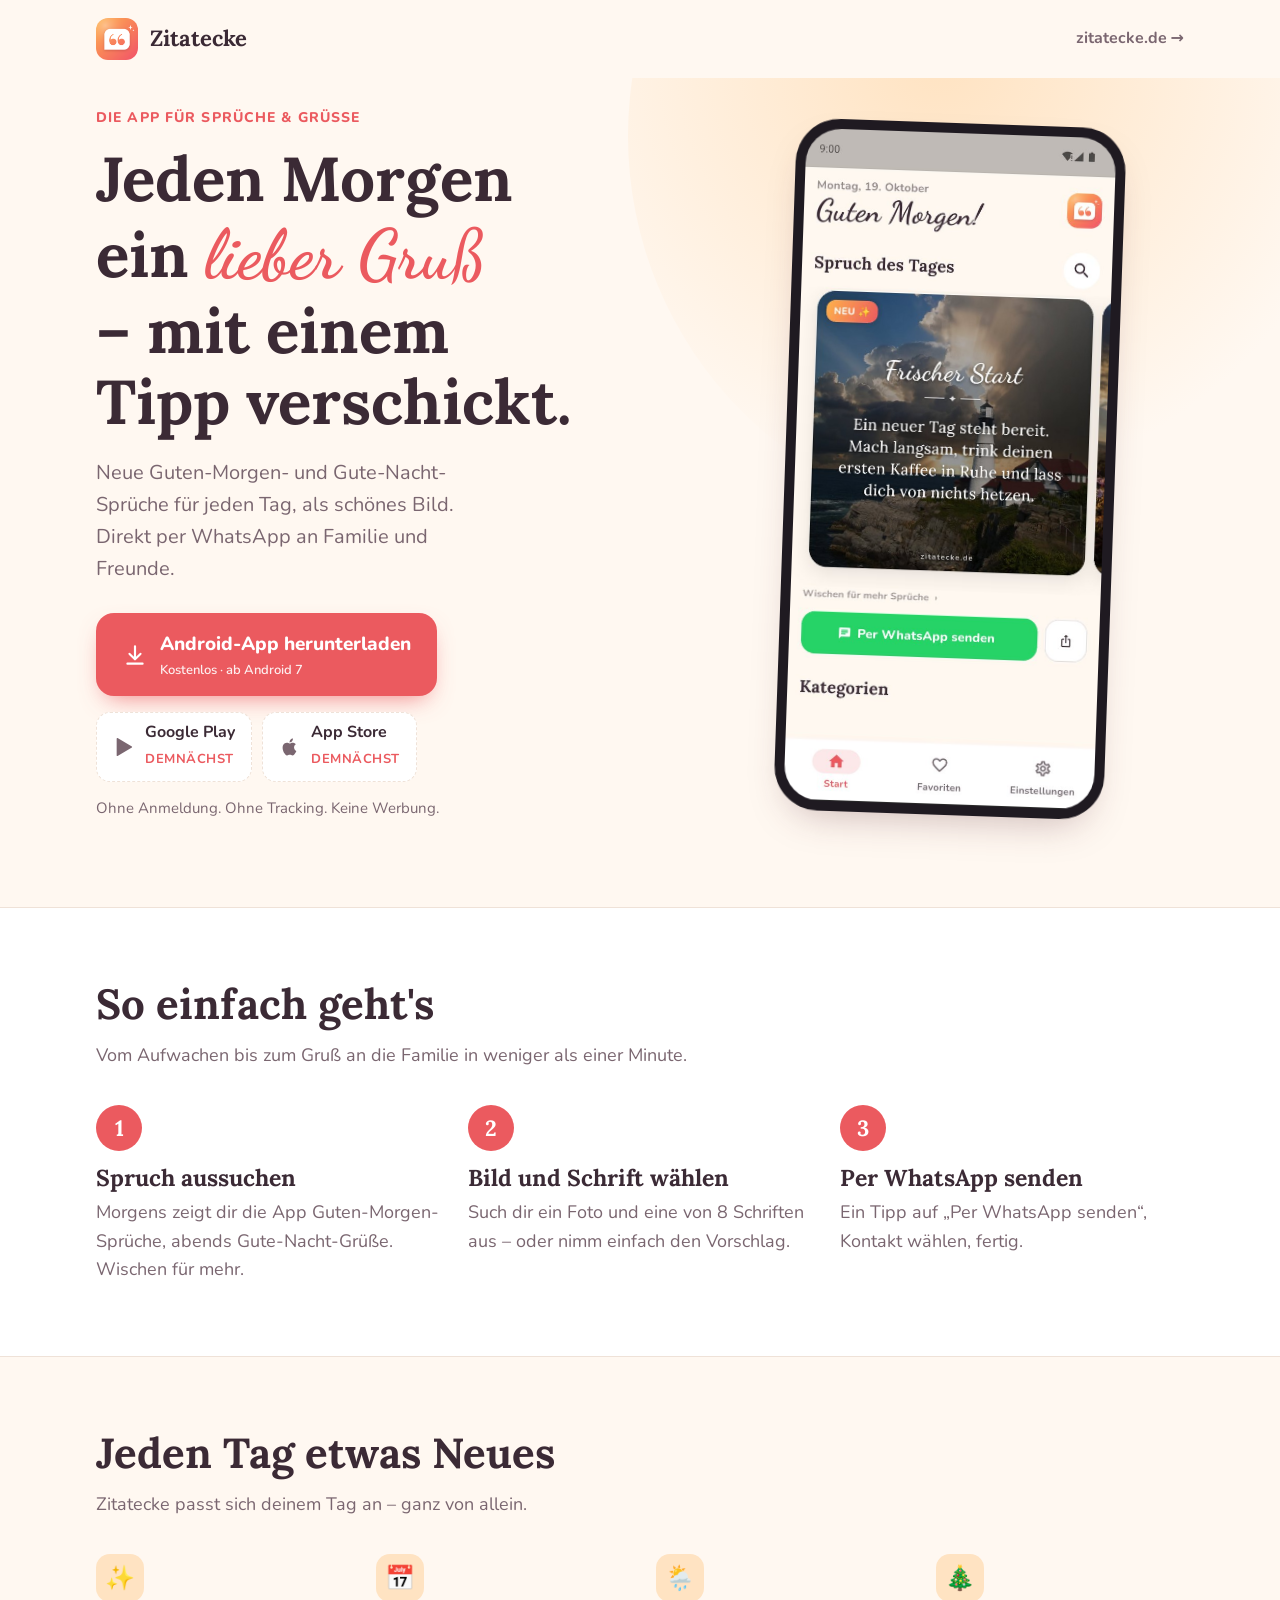
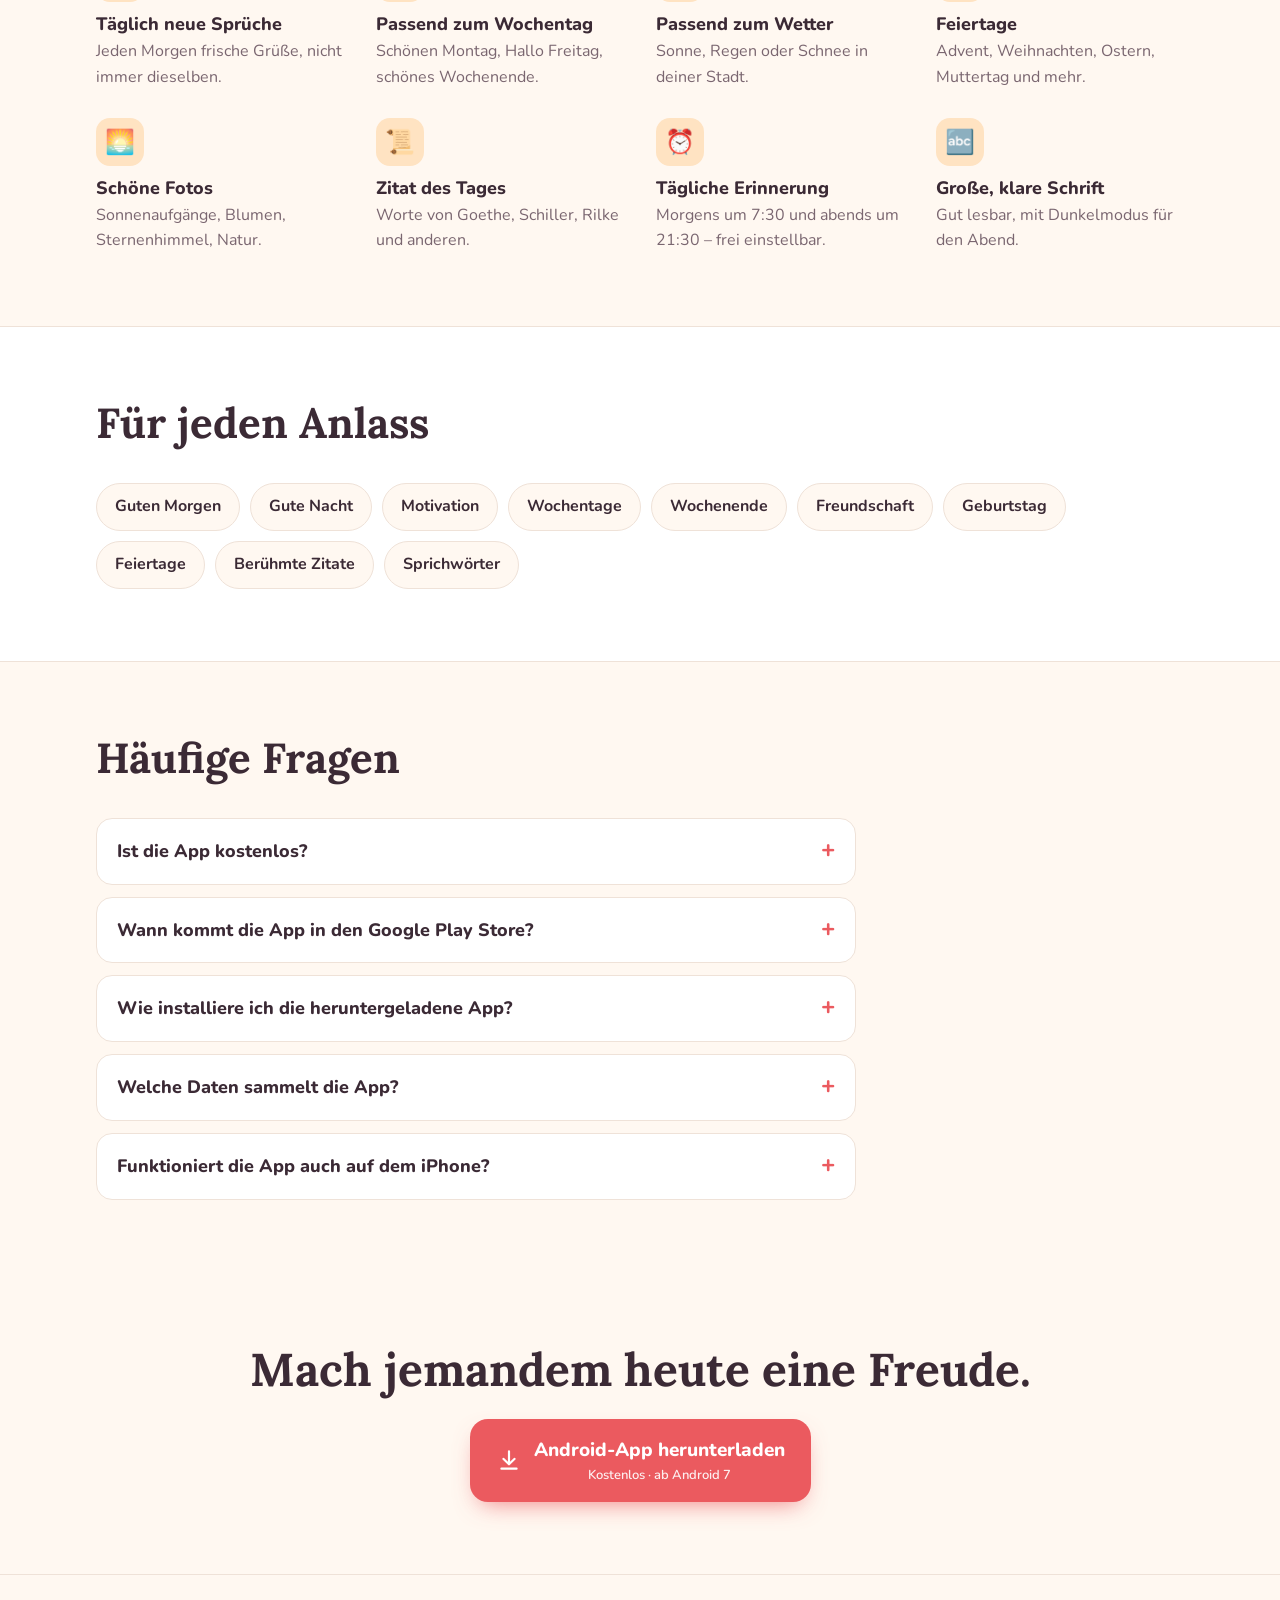
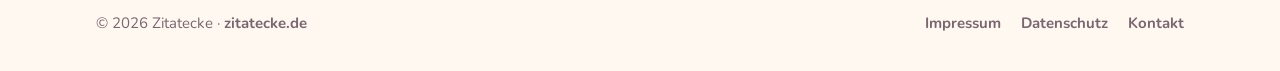
<file: site/index.html>
<!doctype html>
<html lang="de">
<head>
<meta charset="utf-8">
<meta name="viewport" content="width=device-width, initial-scale=1, viewport-fit=cover">
<title>Zitatecke App</title>
<meta name="claude:viewport-fit-sides" content="cover">
<meta name="description" content="Zitatecke: Sprüche & Grüße – jeden Tag neue Guten-Morgen- und Gute-Nacht-Sprüche als schönes Bild, mit einem Tipp per WhatsApp geteilt. Kostenlos für Android.">
<link rel="icon" href="img/logo.png">
<link rel="preconnect" href="https://fonts.googleapis.com">
<link rel="preconnect" href="https://fonts.gstatic.com" crossorigin>
<link rel="stylesheet" href="https://fonts.googleapis.com/css2?family=Lora:ital,wght@0,600;0,700;1,500&family=Nunito:wght@400;600;700;800&family=Dancing+Script:wght@700&display=swap">
<style>
/* Layout: warmer Morgen-Verlauf oben, Hero = Text links + Handy mit WhatsApp-Chat rechts;
   darunter ruhige Abschnitte auf Creme, große Schrift für ältere Leser. */
:root{
  --bg:#FFF8F1; --surface:#FFFFFF; --ink:#3B2A35; --muted:#7A6670; --line:#EFE2D8;
  --coral:#EB5A5F; --amber:#FFB24C; --sun:#FFE3C2; --chat:#EAE3DA; --bubble-in:#FFFFFF; --bubble-out:#D9FDD3;
  --shadow:0 18px 40px -18px rgba(90,40,50,.35);
  --display:"Lora",Georgia,"Times New Roman",serif;
  --body:"Nunito",system-ui,-apple-system,"Segoe UI",Roboto,sans-serif;
  --script:"Dancing Script","Brush Script MT",cursive;
}
@media (prefers-color-scheme:dark){:root:not([data-theme="light"]){
  --bg:#171318; --surface:#231D25; --ink:#F3EBEF; --muted:#B7A9B1; --line:#352C38;
  --sun:#3A2620; --chat:#1E1A20; --bubble-in:#2C252F; --bubble-out:#24402F;
  --shadow:0 18px 40px -18px rgba(0,0,0,.7); color-scheme:dark}}
:root[data-theme="dark"]{
  --bg:#171318; --surface:#231D25; --ink:#F3EBEF; --muted:#B7A9B1; --line:#352C38;
  --sun:#3A2620; --chat:#1E1A20; --bubble-in:#2C252F; --bubble-out:#24402F;
  --shadow:0 18px 40px -18px rgba(0,0,0,.7); color-scheme:dark}

*{box-sizing:border-box}
html{scroll-behavior:smooth}
@media (prefers-reduced-motion:reduce){html{scroll-behavior:auto}*{animation:none!important;transition:none!important}}
body{margin:0;background:var(--bg);color:var(--ink);font-family:var(--body);font-size:18px;line-height:1.6;-webkit-font-smoothing:antialiased}
img{max-width:100%;display:block}
a{color:inherit}
.wrap{max-width:1120px;margin:0 auto;padding-left:max(16px,env(safe-area-inset-left,0px));padding-right:max(16px,env(safe-area-inset-right,0px))}
h1,h2,h3{font-family:var(--display);line-height:1.15;text-wrap:balance;margin:0}
:focus-visible{outline:3px solid var(--coral);outline-offset:3px;border-radius:8px}

/* Header */
header{padding-block:18px}
header .wrap{display:flex;align-items:center;justify-content:space-between;gap:16px}
.brand{display:flex;align-items:center;gap:12px;text-decoration:none;font-family:var(--display);font-weight:700;font-size:22px}
.brand img{width:42px;height:42px;border-radius:12px}
.site-link{font-weight:700;font-size:16px;color:var(--muted);text-decoration:none}
.site-link:hover{color:var(--coral)}

/* Hero */
.hero{position:relative;overflow:hidden;padding-block:24px 72px}
.hero::before{content:"";position:absolute;inset:-40% -10% auto auto;width:780px;height:780px;border-radius:50%;
  background:radial-gradient(circle at 40% 40%,var(--sun),transparent 65%);z-index:0;pointer-events:none}
.hero .wrap{position:relative;z-index:1;display:grid;grid-template-columns:1.1fr .9fr;gap:48px;align-items:center}
.hero-text{min-width:0}
.eyebrow{display:inline-block;font-weight:800;font-size:14px;letter-spacing:.08em;text-transform:uppercase;color:var(--coral);margin-bottom:14px}
.hero h1{font-size:clamp(38px,5.4vw,62px);font-weight:700}
.hero h1 em{font-family:var(--script);font-style:normal;color:var(--coral);font-weight:700;font-size:1.12em}
.lead{font-size:20px;color:var(--muted);max-width:34ch;margin:20px 0 28px}

.cta{display:flex;flex-wrap:wrap;gap:12px;align-items:center}
.btn-apk{display:inline-flex;align-items:center;gap:12px;background:var(--coral);color:#fff;text-decoration:none;
  padding:16px 26px;border-radius:18px;font-weight:800;font-size:19px;box-shadow:0 10px 24px -10px rgba(235,90,95,.8);transition:transform .15s}
.btn-apk:hover{transform:translateY(-2px)}
.btn-apk svg{width:26px;height:26px;flex:none}
.btn-apk small{display:block;font-weight:600;font-size:13px;opacity:.9}
.stores{display:flex;flex-wrap:wrap;gap:10px;margin-top:16px}
.store{display:flex;align-items:center;gap:10px;padding:10px 16px;border-radius:14px;border:1.5px dashed var(--line);
  background:var(--surface);color:var(--muted);min-width:0}
.store svg{width:22px;height:22px;flex:none;fill:currentColor}
.store b{display:block;color:var(--ink);font-size:16px;line-height:1.2}
.store span{font-size:13px;font-weight:700;letter-spacing:.04em;text-transform:uppercase;color:var(--coral)}
.note{font-size:15px;color:var(--muted);margin-top:14px}

/* Phone mit echtem Screenshot */
.phone{justify-self:center;width:min(330px,100%);border-radius:44px;padding:10px;background:#1F1A21;box-shadow:var(--shadow);transform:rotate(2deg)}
.phone img{width:100%;height:auto;aspect-ratio:600/1300;object-fit:cover;border-radius:35px}
@keyframes rise{from{transform:translateY(16px) rotate(2deg);opacity:.4}to{transform:rotate(2deg);opacity:1}}
.phone{animation:rise .7s ease-out both}

/* Sections */
section{padding-block:72px}
.sec-head{max-width:640px;margin-bottom:36px}
.sec-head h2{font-size:clamp(30px,3.6vw,42px)}
.sec-head p{color:var(--muted);margin:12px 0 0}
.alt{background:var(--surface);border-block:1px solid var(--line)}

/* Steps: echte Reihenfolge */
.steps{list-style:none;margin:0;padding:0;display:grid;grid-template-columns:repeat(3,1fr);gap:28px;counter-reset:s}
.steps li{counter-increment:s;min-width:0}
.steps li::before{content:counter(s);display:grid;place-items:center;width:46px;height:46px;border-radius:50%;
  background:var(--coral);color:#fff;font-family:var(--display);font-weight:700;font-size:22px;margin-bottom:14px}
.steps h3{font-size:23px;margin-bottom:6px}
.steps p{margin:0;color:var(--muted)}

/* Features */
.features{display:grid;grid-template-columns:repeat(4,1fr);gap:28px 32px}
.feat{min-width:0}
.feat .ic{width:48px;height:48px;border-radius:14px;display:grid;place-items:center;background:var(--sun);font-size:24px;margin-bottom:12px}
.feat h3{font-family:var(--body);font-weight:800;font-size:18px;margin-bottom:4px}
.feat p{margin:0;color:var(--muted);font-size:16px}

/* Kategorien */
.chips{display:flex;flex-wrap:wrap;gap:10px}
.chips span{padding:10px 18px;border-radius:999px;background:var(--bg);border:1px solid var(--line);font-weight:700;font-size:16px}

/* FAQ */
.faq{max-width:760px;display:grid;gap:12px}
details{background:var(--surface);border:1px solid var(--line);border-radius:16px;padding:4px 20px}
summary{cursor:pointer;font-weight:800;font-size:18px;padding-block:14px;list-style:none;display:flex;justify-content:space-between;gap:16px}
summary::after{content:"+";color:var(--coral);font-size:24px;line-height:1}
details[open] summary::after{content:"–"}
details p{margin:0 0 16px;color:var(--muted)}
details ol{margin:0 0 16px;padding-left:22px;color:var(--muted)}

/* Final CTA */
.final{text-align:center}
.final h2{font-size:clamp(30px,4vw,46px);margin-bottom:22px}
.final .cta{justify-content:center}

footer{padding-block:36px;border-top:1px solid var(--line);font-size:15px;color:var(--muted)}
footer .wrap{display:flex;flex-wrap:wrap;gap:12px 24px;justify-content:space-between;align-items:center}
footer nav{display:flex;flex-wrap:wrap;gap:8px 20px}
footer a{text-decoration:none;font-weight:700}
footer a:hover{color:var(--coral)}

@media (max-width:900px){
  .hero .wrap{grid-template-columns:1fr;gap:40px}
  .phone{transform:none;animation:none;width:min(290px,100%)}
  .features{grid-template-columns:repeat(2,1fr)}
}
@media (max-width:620px){
  body{font-size:17px}
  .steps{grid-template-columns:1fr}
  .features{grid-template-columns:1fr}
  section{padding-block:56px}
  .btn-apk{width:100%;justify-content:center}
  .store{flex:1 1 150px}
}
</style>

</head>
<body>

<header>
  <div class="wrap">
    <a class="brand" href="#top" aria-label="Zitatecke Startseite"><img src="img/logo.png" alt="" width="42" height="42">Zitatecke</a>
    <a class="site-link" href="https://zitatecke.de">zitatecke.de →</a>
  </div>
</header>

<main id="top">
  <div class="hero">
    <div class="wrap">
      <div class="hero-text">
        <span class="eyebrow">Die App für Sprüche &amp; Grüße</span>
        <h1>Jeden Morgen ein <em>lieber Gruß</em> – mit einem Tipp verschickt.</h1>
        <p class="lead">Neue Guten-Morgen- und Gute-Nacht-Sprüche für jeden Tag, als schönes Bild. Direkt per WhatsApp an Familie und Freunde.</p>
        <div class="cta">
          <a class="btn-apk" href="https://zitatecke.moezzadigital.com/download/zitatecke.apk">
            <svg viewBox="0 0 24 24" aria-hidden="true"><path fill="currentColor" d="M12 3a1 1 0 0 1 1 1v9.59l3.3-3.3a1 1 0 1 1 1.4 1.42l-5 5a1 1 0 0 1-1.4 0l-5-5a1 1 0 1 1 1.4-1.42L11 13.6V4a1 1 0 0 1 1-1Zm-7 16h14a1 1 0 1 1 0 2H5a1 1 0 1 1 0-2Z"/></svg>
            <span>Android-App herunterladen<small>Kostenlos · ab Android 7</small></span>
          </a>
        </div>
        <div class="stores" aria-label="App-Stores">
          <div class="store">
            <svg viewBox="0 0 24 24" aria-hidden="true"><path d="M4 2.8v18.4c0 .5.5.8 1 .6l15.6-9.2c.4-.3.4-.9 0-1.2L5 2.2c-.5-.3-1 .1-1 .6Z"/></svg>
            <div><b>Google Play</b><span>Demnächst</span></div>
          </div>
          <div class="store">
            <svg viewBox="0 0 24 24" aria-hidden="true"><path d="M16.4 12.6c0-2.3 1.9-3.4 2-3.5-1.1-1.6-2.8-1.8-3.4-1.8-1.4-.2-2.8.8-3.5.8-.7 0-1.8-.8-3-.8-1.5 0-3 .9-3.8 2.3-1.6 2.8-.4 7 1.2 9.3.8 1.1 1.7 2.4 2.9 2.3 1.2 0 1.6-.7 3-.7s1.8.7 3 .7c1.3 0 2.1-1.1 2.8-2.3.9-1.3 1.3-2.6 1.3-2.6s-2.5-1-2.5-3.7ZM14.2 5.8c.6-.8 1.1-1.9 1-3-.9 0-2.1.6-2.7 1.4-.6.7-1.1 1.8-1 2.9 1 .1 2.1-.5 2.7-1.3Z"/></svg>
            <div><b>App Store</b><span>Demnächst</span></div>
          </div>
        </div>
        <p class="note">Ohne Anmeldung. Ohne Tracking. Keine Werbung.</p>
      </div>

      <div class="phone">
        <img src="img/app-home.jpg" alt="Startseite der Zitatecke-App mit dem Spruch des Tages" width="600" height="1300">
      </div>
    </div>
  </div>

  <section class="alt" id="so-gehts">
    <div class="wrap">
      <div class="sec-head">
        <h2>So einfach geht's</h2>
        <p>Vom Aufwachen bis zum Gruß an die Familie in weniger als einer Minute.</p>
      </div>
      <ol class="steps">
        <li><h3>Spruch aussuchen</h3><p>Morgens zeigt dir die App Guten-Morgen-Sprüche, abends Gute-Nacht-Grüße. Wischen für mehr.</p></li>
        <li><h3>Bild und Schrift wählen</h3><p>Such dir ein Foto und eine von 8 Schriften aus – oder nimm einfach den Vorschlag.</p></li>
        <li><h3>Per WhatsApp senden</h3><p>Ein Tipp auf „Per WhatsApp senden“, Kontakt wählen, fertig.</p></li>
      </ol>
    </div>
  </section>

  <section id="funktionen">
    <div class="wrap">
      <div class="sec-head">
        <h2>Jeden Tag etwas Neues</h2>
        <p>Zitatecke passt sich deinem Tag an – ganz von allein.</p>
      </div>
      <div class="features">
        <div class="feat"><div class="ic" aria-hidden="true">✨</div><h3>Täglich neue Sprüche</h3><p>Jeden Morgen frische Grüße, nicht immer dieselben.</p></div>
        <div class="feat"><div class="ic" aria-hidden="true">📅</div><h3>Passend zum Wochentag</h3><p>Schönen Montag, Hallo Freitag, schönes Wochenende.</p></div>
        <div class="feat"><div class="ic" aria-hidden="true">🌦️</div><h3>Passend zum Wetter</h3><p>Sonne, Regen oder Schnee in deiner Stadt.</p></div>
        <div class="feat"><div class="ic" aria-hidden="true">🎄</div><h3>Feiertage</h3><p>Advent, Weihnachten, Ostern, Muttertag und mehr.</p></div>
        <div class="feat"><div class="ic" aria-hidden="true">🌅</div><h3>Schöne Fotos</h3><p>Sonnenaufgänge, Blumen, Sternenhimmel, Natur.</p></div>
        <div class="feat"><div class="ic" aria-hidden="true">📜</div><h3>Zitat des Tages</h3><p>Worte von Goethe, Schiller, Rilke und anderen.</p></div>
        <div class="feat"><div class="ic" aria-hidden="true">⏰</div><h3>Tägliche Erinnerung</h3><p>Morgens um 7:30 und abends um 21:30 – frei einstellbar.</p></div>
        <div class="feat"><div class="ic" aria-hidden="true">🔤</div><h3>Große, klare Schrift</h3><p>Gut lesbar, mit Dunkelmodus für den Abend.</p></div>
      </div>
    </div>
  </section>

  <section class="alt" id="kategorien">
    <div class="wrap">
      <div class="sec-head">
        <h2>Für jeden Anlass</h2>
      </div>
      <div class="chips">
        <span>Guten Morgen</span><span>Gute Nacht</span><span>Motivation</span><span>Wochentage</span><span>Wochenende</span>
        <span>Freundschaft</span><span>Geburtstag</span><span>Feiertage</span><span>Berühmte Zitate</span><span>Sprichwörter</span>
      </div>
    </div>
  </section>

  <section id="fragen">
    <div class="wrap">
      <div class="sec-head"><h2>Häufige Fragen</h2></div>
      <div class="faq">
        <details>
          <summary>Ist die App kostenlos?</summary>
          <p>Ja. Zitatecke ist kostenlos, ohne Anmeldung und ohne Abo.</p>
        </details>
        <details>
          <summary>Wann kommt die App in den Google Play Store?</summary>
          <p>Die App ist gerade in der Testphase bei Google Play und erscheint dort in Kürze. Eine Version für iPhone (App Store) ist geplant. Bis dahin kannst du die Android-App hier direkt herunterladen.</p>
        </details>
        <details>
          <summary>Wie installiere ich die heruntergeladene App?</summary>
          <ol>
            <li>Tippe oben auf „Android-App herunterladen“.</li>
            <li>Öffne die Datei <b>zitatecke.apk</b> in deinen Downloads.</li>
            <li>Android fragt beim ersten Mal, ob du Apps aus dieser Quelle erlaubst. Tippe auf „Einstellungen“ und erlaube es.</li>
            <li>Tippe auf „Installieren“. Fertig!</li>
          </ol>
        </details>
        <details>
          <summary>Welche Daten sammelt die App?</summary>
          <p>Keine persönlichen Daten. Favoriten und Einstellungen bleiben auf deinem Handy. Mehr dazu in der <a href="https://zitatecke.moezzadigital.com/datenschutz.html">Datenschutzerklärung</a>.</p>
        </details>
        <details>
          <summary>Funktioniert die App auch auf dem iPhone?</summary>
          <p>Noch nicht. Die iPhone-Version für den App Store ist in Planung.</p>
        </details>
      </div>
    </div>
  </section>

  <section class="final">
    <div class="wrap">
      <h2>Mach jemandem heute eine Freude.</h2>
      <div class="cta">
        <a class="btn-apk" href="https://zitatecke.moezzadigital.com/download/zitatecke.apk">
          <svg viewBox="0 0 24 24" aria-hidden="true"><path fill="currentColor" d="M12 3a1 1 0 0 1 1 1v9.59l3.3-3.3a1 1 0 1 1 1.4 1.42l-5 5a1 1 0 0 1-1.4 0l-5-5a1 1 0 1 1 1.4-1.42L11 13.6V4a1 1 0 0 1 1-1Zm-7 16h14a1 1 0 1 1 0 2H5a1 1 0 1 1 0-2Z"/></svg>
          <span>Android-App herunterladen<small>Kostenlos · ab Android 7</small></span>
        </a>
      </div>
    </div>
  </section>
</main>

<footer>
  <div class="wrap">
    <span>© 2026 Zitatecke · <a href="https://zitatecke.de">zitatecke.de</a></span>
    <nav aria-label="Rechtliches">
      <a href="https://zitatecke.moezzadigital.com/impressum.html">Impressum</a>
      <a href="https://zitatecke.moezzadigital.com/datenschutz.html">Datenschutz</a>
      <a href="mailto:zitatecke.de@gmail.com">Kontakt</a>
    </nav>
  </div>
</footer>

</body>
</html>
</file>
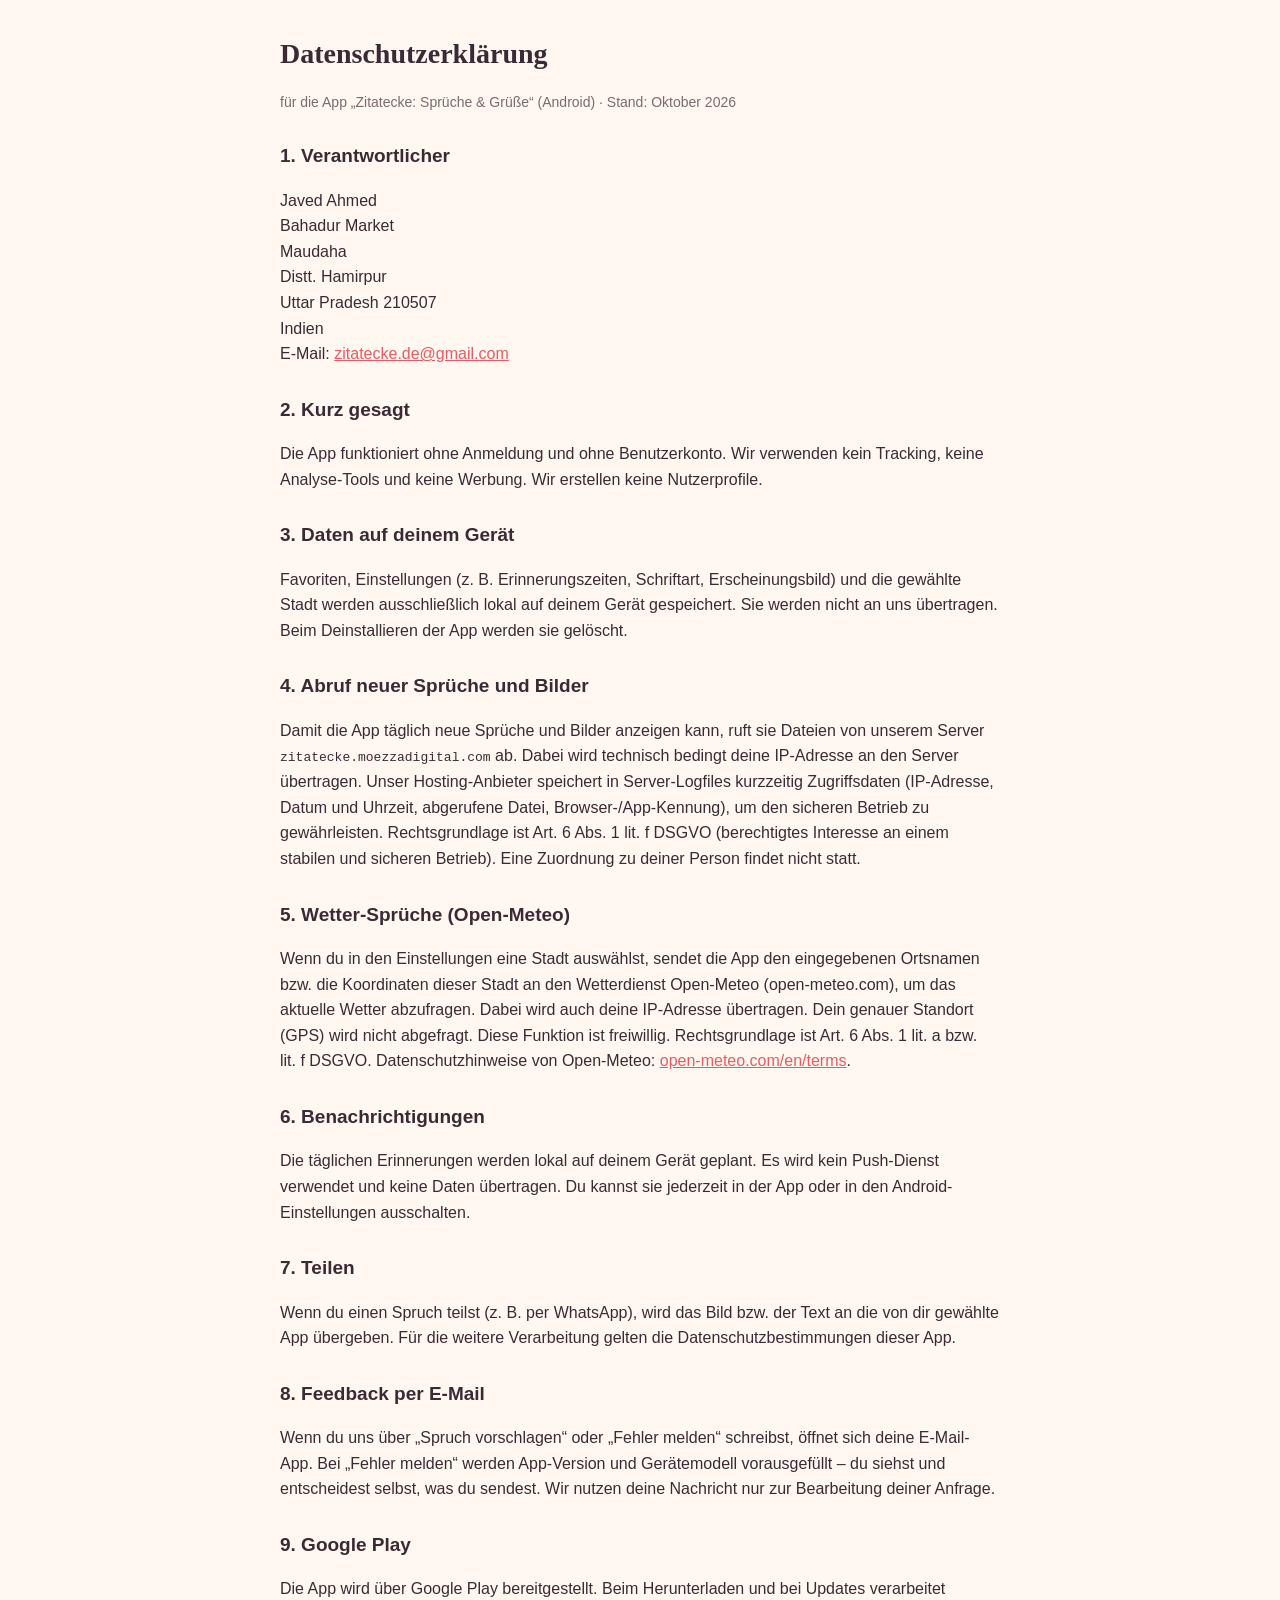
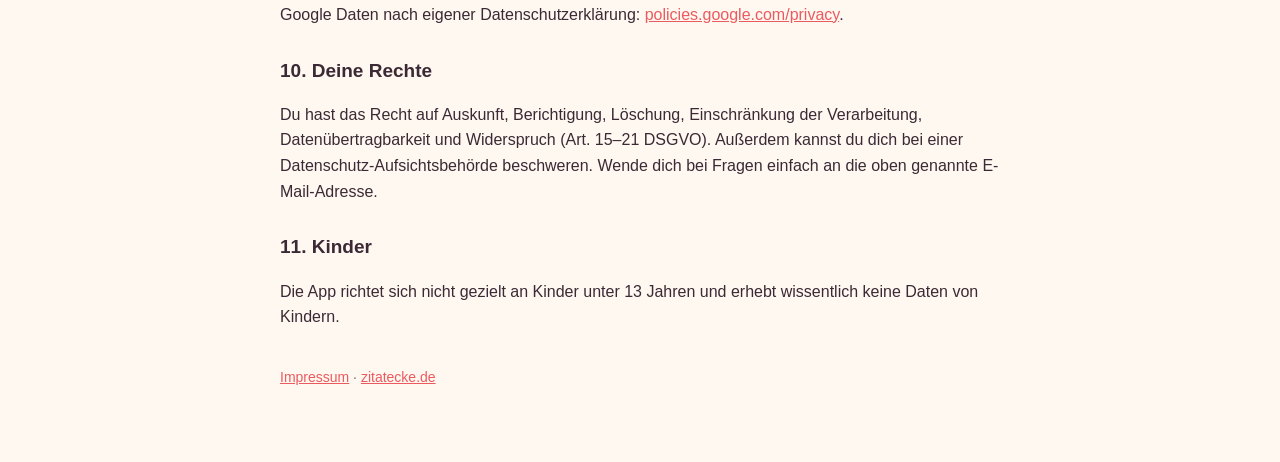
<file: site/datenschutz.html>
<!doctype html><html lang="de"><head><meta charset="utf-8"><meta name="viewport" content="width=device-width,initial-scale=1">
<title>Datenschutzerklärung – Zitatecke App</title><style>body{font-family:-apple-system,Segoe UI,Roboto,Helvetica,Arial,sans-serif;max-width:720px;margin:0 auto;padding:24px 18px 60px;line-height:1.6;color:#3B2A35;background:#FFF8F1}
h1{font-family:Georgia,serif;font-size:28px;margin:8px 0 4px}h2{font-size:19px;margin:28px 0 6px}
a{color:#EB5A5F}.muted{color:#7a6a72;font-size:14px}
@media (prefers-color-scheme:dark){body{background:#141116;color:#F3EBEF}.muted{color:#b3a6ad}}
</style></head><body>
<h1>Datenschutzerklärung</h1>
<p class="muted">für die App „Zitatecke: Sprüche &amp; Grüße“ (Android) · Stand: Oktober 2026</p>

<h2>1. Verantwortlicher</h2>
<p>Javed Ahmed<br>Bahadur Market<br>Maudaha<br>Distt. Hamirpur<br>Uttar Pradesh 210507<br>Indien<br>E-Mail: <a href="mailto:zitatecke.de@gmail.com">zitatecke.de@gmail.com</a></p>

<h2>2. Kurz gesagt</h2>
<p>Die App funktioniert ohne Anmeldung und ohne Benutzerkonto. Wir verwenden kein Tracking, keine Analyse-Tools und keine Werbung. Wir erstellen keine Nutzerprofile.</p>

<h2>3. Daten auf deinem Gerät</h2>
<p>Favoriten, Einstellungen (z.&nbsp;B. Erinnerungszeiten, Schriftart, Erscheinungsbild) und die gewählte Stadt werden ausschließlich lokal auf deinem Gerät gespeichert. Sie werden nicht an uns übertragen. Beim Deinstallieren der App werden sie gelöscht.</p>

<h2>4. Abruf neuer Sprüche und Bilder</h2>
<p>Damit die App täglich neue Sprüche und Bilder anzeigen kann, ruft sie Dateien von unserem Server <code>zitatecke.moezzadigital.com</code> ab. Dabei wird technisch bedingt deine IP-Adresse an den Server übertragen. Unser Hosting-Anbieter speichert in Server-Logfiles kurzzeitig Zugriffsdaten (IP-Adresse, Datum und Uhrzeit, abgerufene Datei, Browser-/App-Kennung), um den sicheren Betrieb zu gewährleisten. Rechtsgrundlage ist Art.&nbsp;6 Abs.&nbsp;1 lit.&nbsp;f DSGVO (berechtigtes Interesse an einem stabilen und sicheren Betrieb). Eine Zuordnung zu deiner Person findet nicht statt.</p>

<h2>5. Wetter-Sprüche (Open-Meteo)</h2>
<p>Wenn du in den Einstellungen eine Stadt auswählst, sendet die App den eingegebenen Ortsnamen bzw. die Koordinaten dieser Stadt an den Wetterdienst Open-Meteo (open-meteo.com), um das aktuelle Wetter abzufragen. Dabei wird auch deine IP-Adresse übertragen. Dein genauer Standort (GPS) wird nicht abgefragt. Diese Funktion ist freiwillig. Rechtsgrundlage ist Art.&nbsp;6 Abs.&nbsp;1 lit.&nbsp;a bzw. lit.&nbsp;f DSGVO. Datenschutzhinweise von Open-Meteo: <a href="https://open-meteo.com/en/terms">open-meteo.com/en/terms</a>.</p>

<h2>6. Benachrichtigungen</h2>
<p>Die täglichen Erinnerungen werden lokal auf deinem Gerät geplant. Es wird kein Push-Dienst verwendet und keine Daten übertragen. Du kannst sie jederzeit in der App oder in den Android-Einstellungen ausschalten.</p>

<h2>7. Teilen</h2>
<p>Wenn du einen Spruch teilst (z.&nbsp;B. per WhatsApp), wird das Bild bzw. der Text an die von dir gewählte App übergeben. Für die weitere Verarbeitung gelten die Datenschutzbestimmungen dieser App.</p>

<h2>8. Feedback per E-Mail</h2>
<p>Wenn du uns über „Spruch vorschlagen“ oder „Fehler melden“ schreibst, öffnet sich deine E-Mail-App. Bei „Fehler melden“ werden App-Version und Gerätemodell vorausgefüllt – du siehst und entscheidest selbst, was du sendest. Wir nutzen deine Nachricht nur zur Bearbeitung deiner Anfrage.</p>

<h2>9. Google Play</h2>
<p>Die App wird über Google Play bereitgestellt. Beim Herunterladen und bei Updates verarbeitet Google Daten nach eigener Datenschutzerklärung: <a href="https://policies.google.com/privacy">policies.google.com/privacy</a>.</p>

<h2>10. Deine Rechte</h2>
<p>Du hast das Recht auf Auskunft, Berichtigung, Löschung, Einschränkung der Verarbeitung, Datenübertragbarkeit und Widerspruch (Art.&nbsp;15–21 DSGVO). Außerdem kannst du dich bei einer Datenschutz-Aufsichtsbehörde beschweren. Wende dich bei Fragen einfach an die oben genannte E-Mail-Adresse.</p>

<h2>11. Kinder</h2>
<p>Die App richtet sich nicht gezielt an Kinder unter 13 Jahren und erhebt wissentlich keine Daten von Kindern.</p>

<p class="muted" style="margin-top:36px"><a href="impressum.html">Impressum</a> · <a href="https://zitatecke.de">zitatecke.de</a></p>
</body></html>
</file>
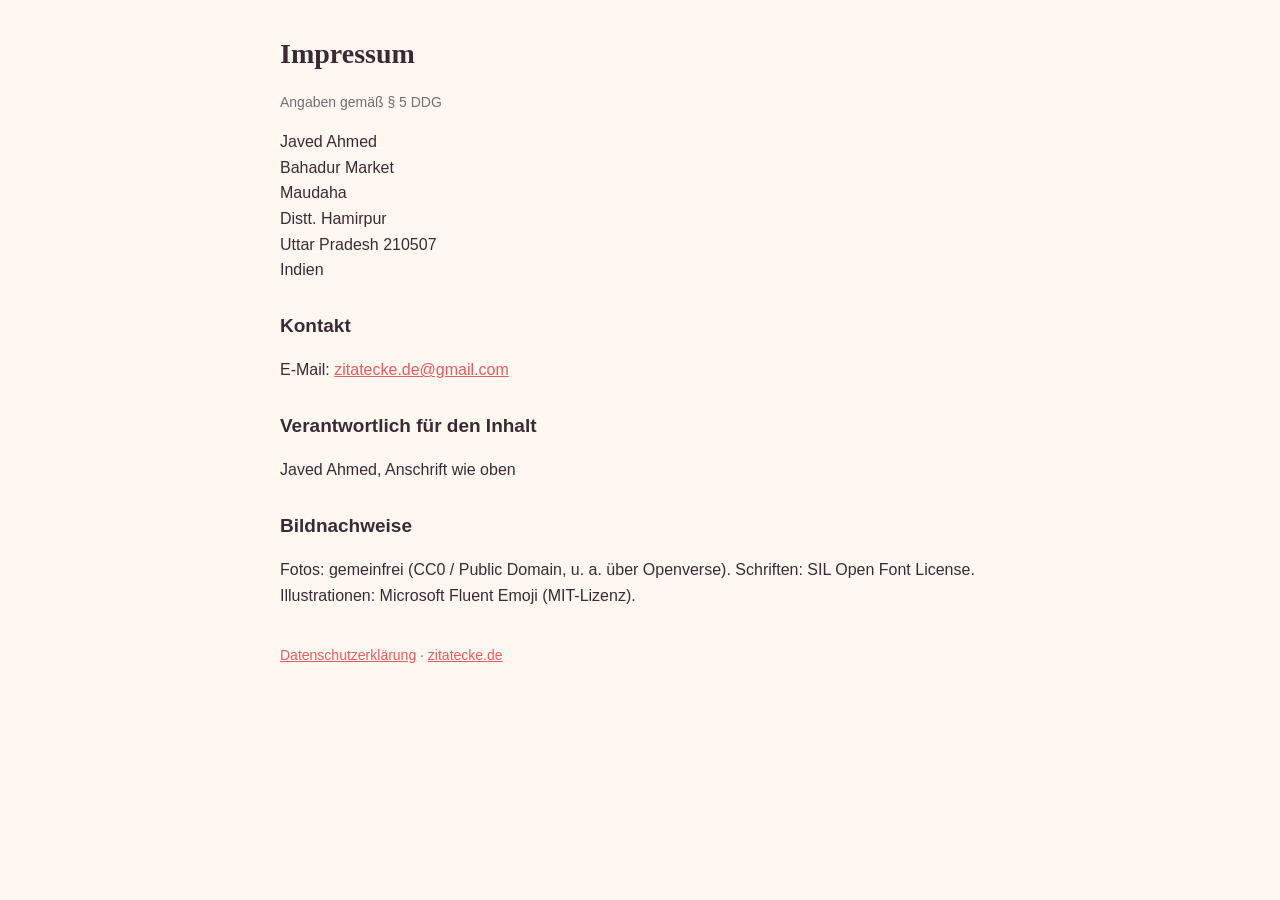
<file: site/impressum.html>
<!doctype html><html lang="de"><head><meta charset="utf-8"><meta name="viewport" content="width=device-width,initial-scale=1">
<title>Impressum – Zitatecke App</title><style>body{font-family:-apple-system,Segoe UI,Roboto,Helvetica,Arial,sans-serif;max-width:720px;margin:0 auto;padding:24px 18px 60px;line-height:1.6;color:#3B2A35;background:#FFF8F1}
h1{font-family:Georgia,serif;font-size:28px;margin:8px 0 4px}h2{font-size:19px;margin:28px 0 6px}
a{color:#EB5A5F}.muted{color:#7a6a72;font-size:14px}
@media (prefers-color-scheme:dark){body{background:#141116;color:#F3EBEF}.muted{color:#b3a6ad}}
</style></head><body>
<h1>Impressum</h1>
<p class="muted">Angaben gemäß § 5 DDG</p>
<p>Javed Ahmed<br>Bahadur Market<br>Maudaha<br>Distt. Hamirpur<br>Uttar Pradesh 210507<br>Indien</p>
<h2>Kontakt</h2>
<p>E-Mail: <a href="mailto:zitatecke.de@gmail.com">zitatecke.de@gmail.com</a></p>
<h2>Verantwortlich für den Inhalt</h2>
<p>Javed Ahmed, Anschrift wie oben</p>
<h2>Bildnachweise</h2>
<p>Fotos: gemeinfrei (CC0 / Public Domain, u.&nbsp;a. über Openverse). Schriften: SIL Open Font License. Illustrationen: Microsoft Fluent Emoji (MIT-Lizenz).</p>
<p class="muted" style="margin-top:36px"><a href="datenschutz.html">Datenschutzerklärung</a> · <a href="https://zitatecke.de">zitatecke.de</a></p>
</body></html>
</file>
